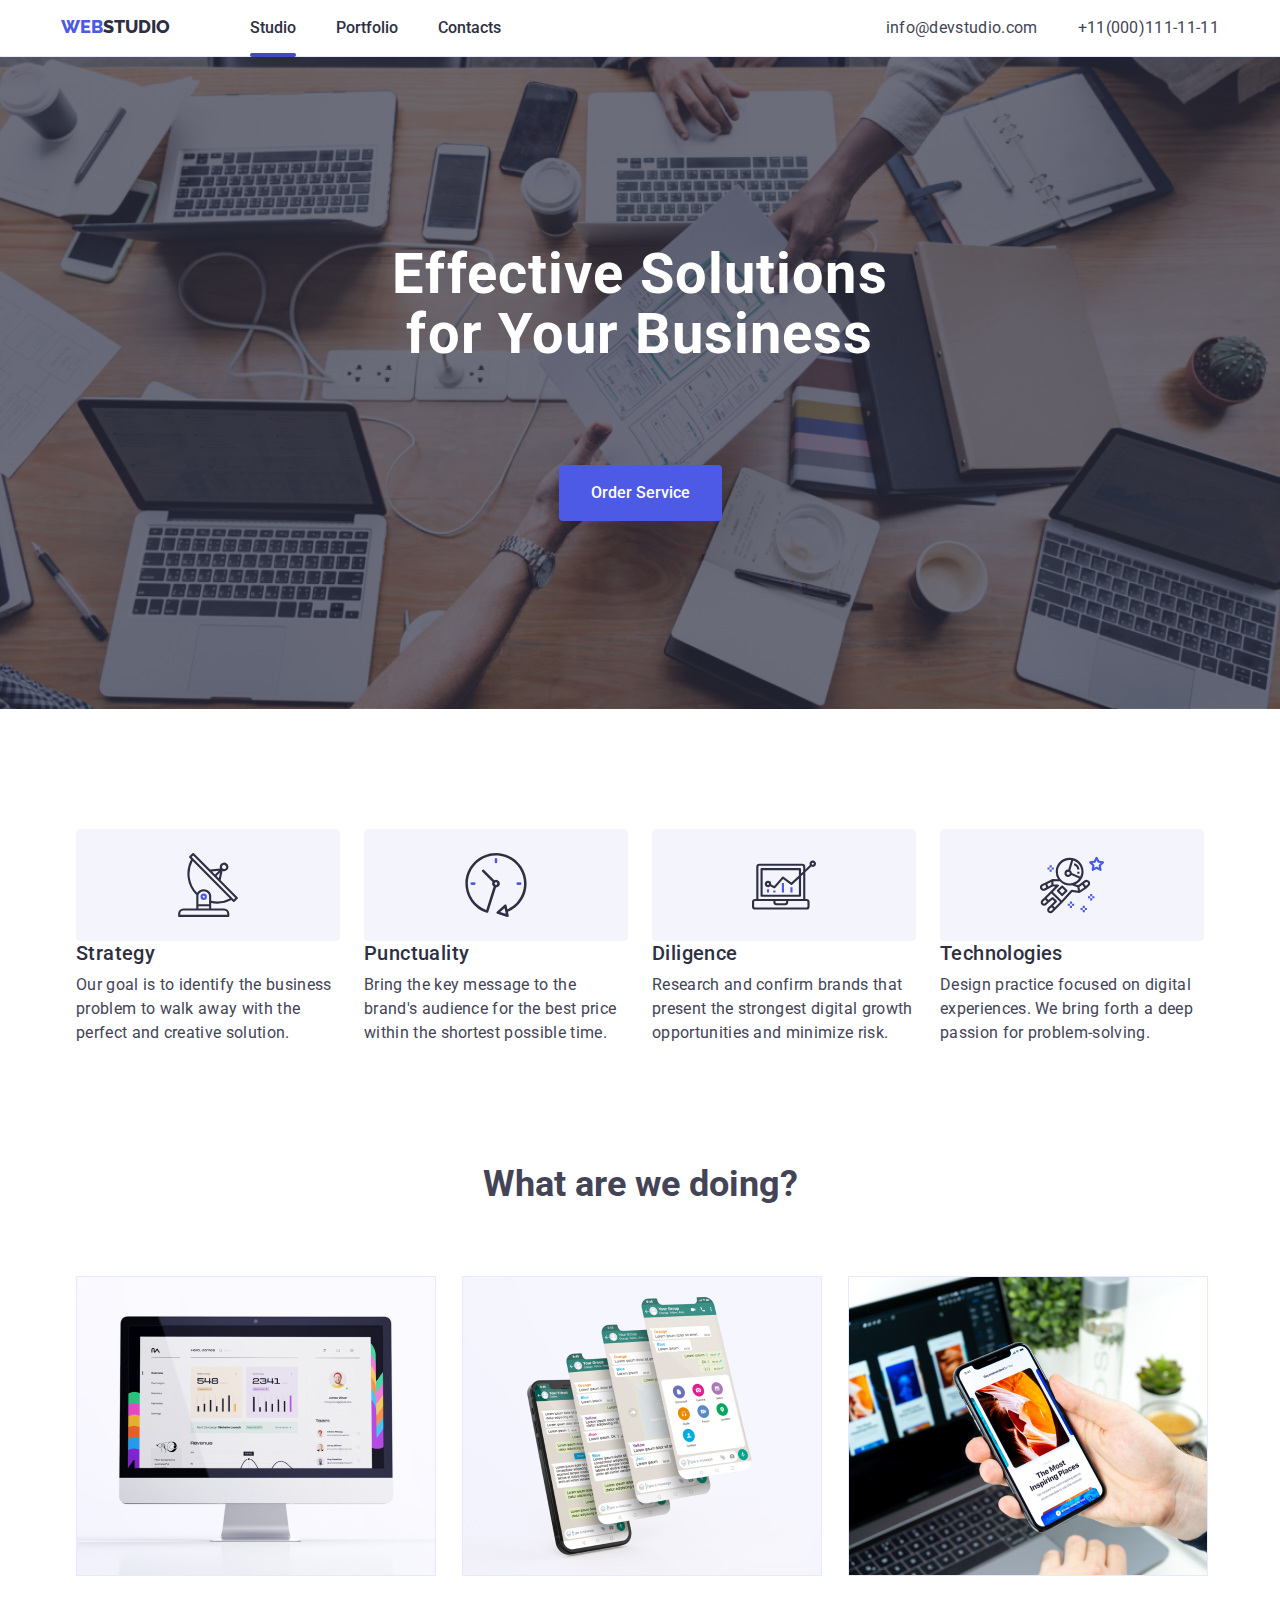
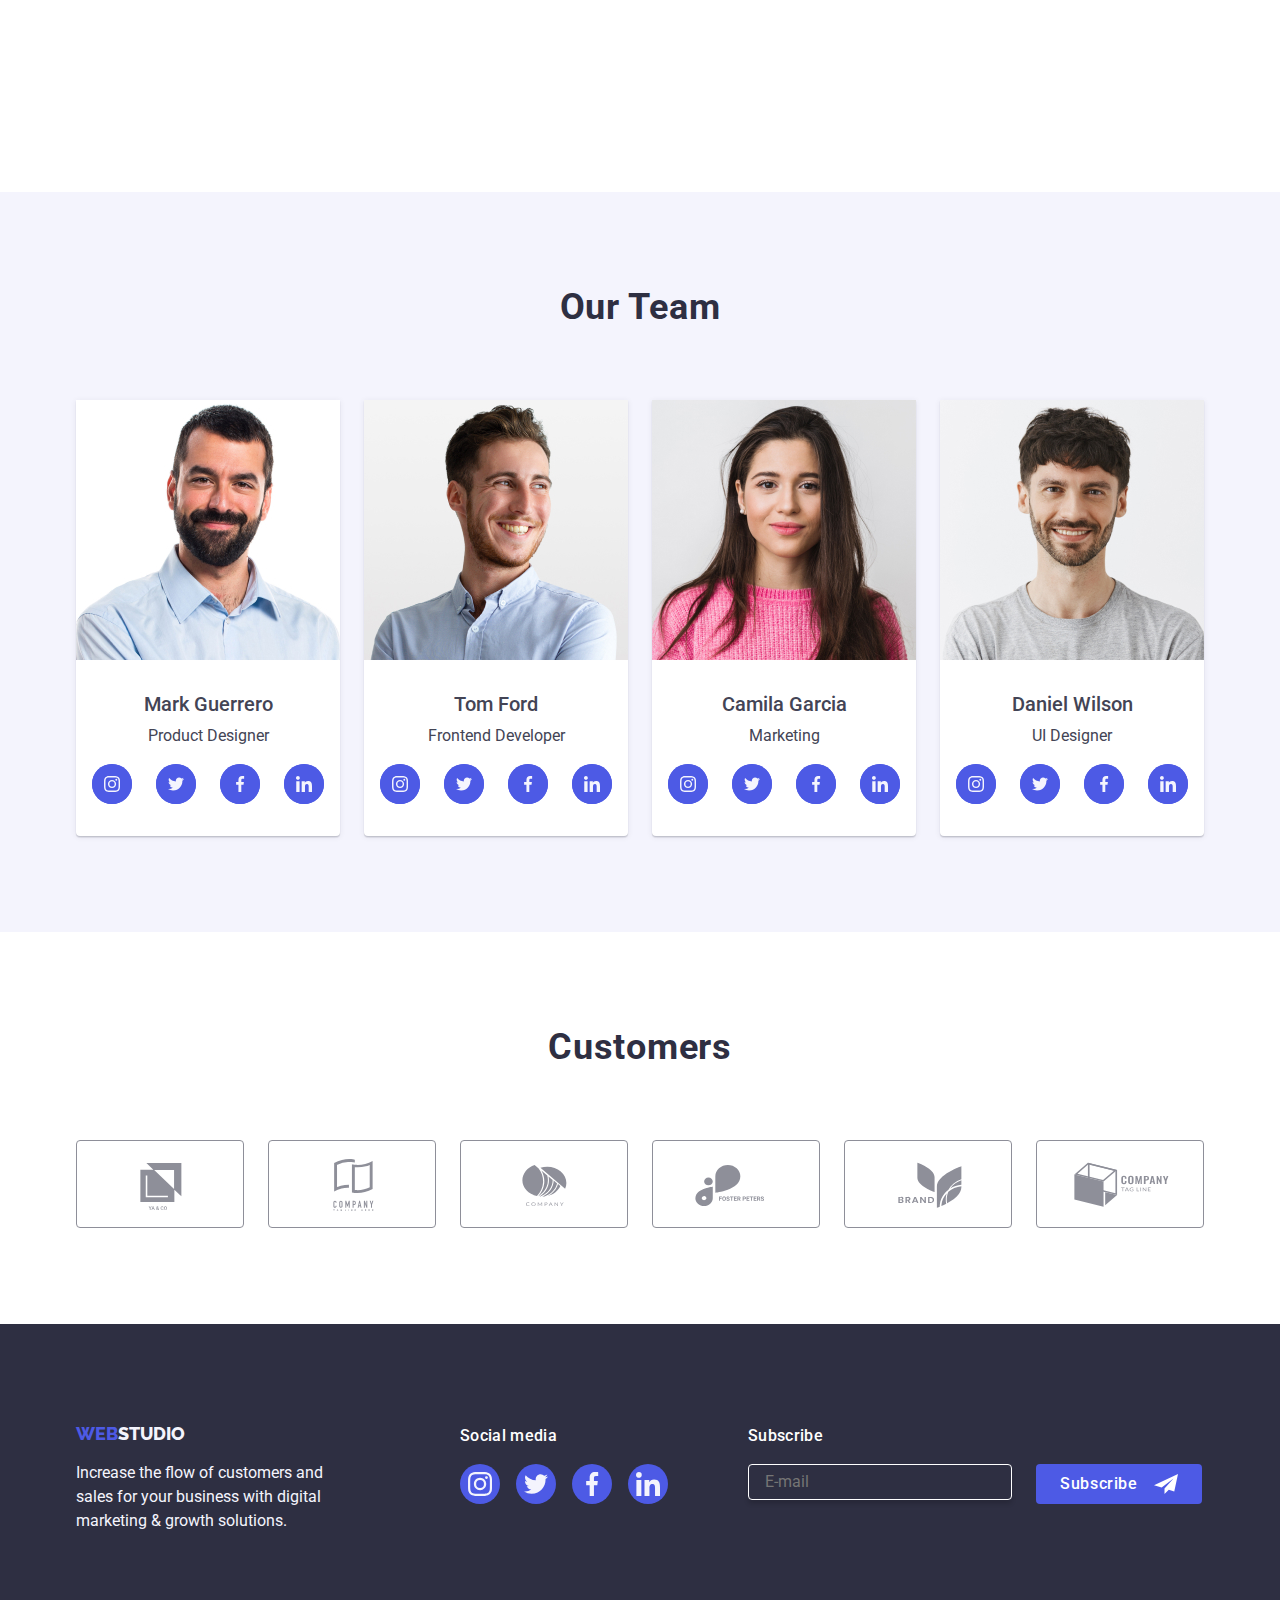
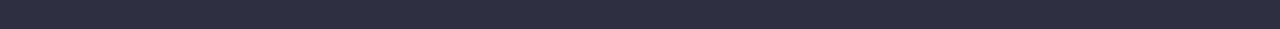
<file: index.html>
<!DOCTYPE html>
<html lang="en">
  <head>
    <meta charset="UTF-8" />
    <meta name="viewport" content="width=device-width, initial-scale=1.0" />
    <title>Web Studio</title>
    <link
      rel="stylesheet"
      href="https://cdnjs.cloudflare.com/ajax/libs/modern-normalize/2.0.0/modern-normalize.min.css"
    />
    <link rel="stylesheet" href="./css/styles.css" />
    <link rel="stylesheet" href="./css/media.css" />
    <link rel="preconnect" href="https://fonts.googleapis.com" />
    <link rel="preconnect" href="https://fonts.gstatic.com" crossorigin />
    <link
      href="https://fonts.googleapis.com/css2?family=Raleway:ital,wght@0,100;0,200;0,300;0,400;0,500;0,600;0,700;0,800;0,900;1,100;1,200;1,300;1,400;1,500;1,600;1,700;1,800;1,900&family=Roboto:ital,wght@0,100;0,300;0,400;0,500;0,700;0,900;1,100;1,300;1,400;1,500;1,700;1,900&display=swap"
      rel="stylesheet"
    />
  </head>
  <body>
    <header class="page-header">
      <div class="container header-wrapper">
        <nav>
          <a class="header-logo" href="./index.html"
            ><span class="logo-web">Web</span>Studio</a
          >
          <menu class="menu">
            <li><a class="nav-active" href="">Studio</a></li>
            <li><a href="./portfolio.html">Portfolio</a></li>
            <li><a href="">Contacts</a></li>
          </menu>
        </nav>
        <address class="contacts-links">
          <ul class="contacts">
            <li>
              <a class="contact-item" href="mailto:info@devstudio.com"
                >info@devstudio.com</a
              >
            </li>
            <li>
              <a class="contact-item" href="tel:+110001111111"
                >+11(000)111-11-11</a
              >
            </li>
          </ul>
        </address>
        <button type="button" class="menu-button js-open-menu">
          <svg class="burger-menu-icon" width="32" height="22">
            <use href="./images/icons.svg#icon-menu-mobile"></use>
          </svg>
        </button>
        <div class="menu-container js-menu-container">
          <div>
            <button
              type="button"
              class="js-close-menu modal-close-btn close-btn-bg"
            >
              <svg class="close-btn-icon" width="24" height="24">
                <use href="./images/icons.svg#icon-close"></use>
              </svg>
            </button>
            <nav class="mob-navigation">
              <ul class="mob-menu-list list">
                <li class="mob-menu-item">
                  <a class="mob-menu-link link current-1" href="./index.html"
                    >Studio</a
                  >
                </li>
                <li class="mob-menu-item">
                  <a class="mob-menu-link link" href="./portfolio.html"
                    >Portfolio</a
                  >
                </li>
                <li class="mob-menu-item">
                  <a class="mob-menu-link link" href="#">Contacts</a>
                </li>
              </ul>
            </nav>
          </div>
          <div class="mob-adresess">
            <address class="mob-address-contact">
              <ul class="mob-address-list list">
                <li class="mob-address-item number-item">
                  <a
                    class="mob-address-link link number"
                    href="tel:+110001111111"
                    >+11 (000) 111-11-11</a
                  >
                </li>
                <li class="mob-address-item">
                  <a
                    class="mob-address-link link email"
                    href="mailto:info@devstudio.com"
                    >info@devstudio.com</a
                  >
                </li>
              </ul>
            </address>
            <ul class="mob-socials-list list">
              <li class="mob-socials-item">
                <a
                  class="mob-socials-link link"
                  href=""
                  target="_blank"
                  rel="noopener noreferrer"
                >
                  <svg class="mob-socials-icon" width="24" height="24">
                    <use href="./images/icons.svg#icon-instagram-2"></use>
                  </svg>
                </a>
              </li>
              <li class="mob-socials-item">
                <a
                  class="mob-socials-link link"
                  href=""
                  target="_blank"
                  rel="noopener noreferrer"
                >
                  <svg class="mob-socials-icon" width="24" height="24">
                    <use href="./images/icons.svg#icon-twitter-1"></use>
                  </svg>
                </a>
              </li>
              <li class="mob-socials-item">
                <a
                  class="mob-socials-link link"
                  href=""
                  target="_blank"
                  rel="noopener noreferrer"
                >
                  <svg class="mob-socials-icon" width="24" height="24">
                    <use href="./images/icons.svg#icon-facebook-1"></use>
                  </svg>
                </a>
              </li>
              <li class="mob-socials-item">
                <a
                  class="mob-socials-link link"
                  href=""
                  target="_blank"
                  rel="noopener noreferrer"
                >
                  <svg class="mob-socials-icon" width="24" height="24">
                    <use href="./images/icons.svg#icon-linkedin-1"></use>
                  </svg>
                </a>
              </li>
            </ul>
          </div>
        </div>
      </div>
    </header>
    <main>
      <section class="section container section-index">
        <h1>Effective Solutions for Your Business</h1>

        <button class="button-index" type="button" data-modal-open>
          Order Service
        </button>
      </section>
      <section class="section advantages">
        <div class="container">
          <ul class="advantages-list">
            <li class="advantage-item">
              <div class="advantages-svg">
                <svg class="section-one-icon" width="64" height="64">
                  <use href="./images/icons.svg#icon-antenna-1"></use>
                </svg>
              </div>
              <h2>Strategy</h2>
              <p>
                Our goal is to identify the business problem to walk away with
                the perfect and creative solution.
              </p>
            </li>
            <li class="advantage-item">
              <div class="advantages-svg">
                <svg class="section-one-icon" width="64" height="64">
                  <use href="./images/icons.svg#icon-clock-1"></use>
                </svg>
              </div>
              <h2>Punctuality</h2>
              <p>
                Bring the key message to the brand's audience for the best price
                within the shortest possible time.
              </p>
            </li>
            <li class="advantage-item">
              <div class="advantages-svg">
                <svg class="section-one-icon" width="64" height="64">
                  <use href="./images/icons.svg#icon-diagram-1"></use>
                </svg>
              </div>
              <h2>Diligence</h2>
              <p>
                Research and confirm brands that present the strongest digital
                growth opportunities and minimize risk.
              </p>
            </li>
            <li class="advantage-item">
              <div class="advantages-svg">
                <svg class="section-one-icon" width="64" height="64">
                  <use href="./images/icons.svg#icon-astronaut-1"></use>
                </svg>
              </div>
              <h2>Technologies</h2>
              <p>
                Design practice focused on digital experiences. We bring forth a
                deep passion for problem-solving.
              </p>
            </li>
          </ul>
        </div>
      </section>
      <section class="description">
        <div class="section container section-two-wrapper">
          <h2 class="section-two-title">What are we doing?</h2>
          <ul class="description-list">
            <li>
              <img
                src="images/image1.jpg"
                alt="Computer displaying statistics"
                width="360"
                height="300"
              />
            </li>
            <li>
              <img
                src="images/image2.jpg"
                alt="On the phone,WhatsApp is open in four layers"
                width="360"
                height="300"
              />
            </li>
            <li>
              <img
                src="images/image3.jpg"
                alt="A hand is holding a phone, with laptop in the background running a work application"
                width="360"
                height="300"
              />
            </li>
          </ul>
        </div>
      </section>
      <section class="section section-team">
        <div class="container section-team-wrapper">
          <h2 class="section-team-title">Our Team</h2>
          <ul class="team-list">
            <li>
              <figure class="team-item">
                <img
                  srcset="./images/dude1-x1.jpg 1x, ./images/dude1-x2.jpg 2x"
                  src="./images/dude1.jpg"
                  alt="A bearded man in a light-colored shirt"
                  width="264"
                  height="260"
                />
                <figcaption>
                  <h3>Mark Guerrero</h3>
                  <p>Product Designer</p>
                  <ul class="section-team-socials">
                    <li class="social-item">
                      <a class="social-link">
                        <svg class="social-icon" width="16" height="16">
                          <use href="./images/icons.svg#icon-instagram-2"></use>
                        </svg>
                      </a>
                    </li>
                    <li class="social-item">
                      <a class="social-link">
                        <svg class="social-icon" width="16" height="16">
                          <use href="./images/icons.svg#icon-twitter-1"></use>
                        </svg>
                      </a>
                    </li>
                    <li class="social-item">
                      <a class="social-link">
                        <svg class="social-icon" width="16" height="16">
                          <use href="./images/icons.svg#icon-facebook-1"></use>
                        </svg>
                      </a>
                    </li>
                    <li class="social-item">
                      <a class="social-link">
                        <svg class="social-icon" width="16" height="16">
                          <use href="./images/icons.svg#icon-linkedin-1"></use>
                        </svg>
                      </a>
                    </li>
                  </ul>
                </figcaption>
              </figure>
            </li>
            <li>
              <figure class="team-item">
                <img
                  srcset="./images/dude2-x1.jpg 1x, ./images/dude2-x2.jpg 2x"
                  src="images/dude2.jpg"
                  alt="A man with neatly styled hair in a blue shirt, is looking to the side"
                  width="264"
                  height="260"
                />
                <figcaption>
                  <h3>Tom Ford</h3>
                  <p>Frontend Developer</p>
                  <ul class="section-team-socials">
                    <li class="social-item">
                      <a class="social-link">
                        <svg class="social-icon" width="16" height="16">
                          <use href="./images/icons.svg#icon-instagram-2"></use>
                        </svg>
                      </a>
                    </li>
                    <li class="social-item">
                      <a class="social-link">
                        <svg class="social-icon" width="16" height="16">
                          <use href="./images/icons.svg#icon-twitter-1"></use>
                        </svg>
                      </a>
                    </li>
                    <li class="social-item">
                      <a class="social-link">
                        <svg class="social-icon" width="16" height="16">
                          <use href="./images/icons.svg#icon-facebook-1"></use>
                        </svg>
                      </a>
                    </li>
                    <li class="social-item">
                      <a class="social-link">
                        <svg class="social-icon" width="16" height="16">
                          <use href="./images/icons.svg#icon-linkedin-1"></use>
                        </svg>
                      </a>
                    </li>
                  </ul>
                </figcaption>
              </figure>
            </li>
            <li>
              <figure class="team-item">
                <img
                  srcset="./images/dude3-x1.jpg 1x, ./images/dude3-x2.jpg 2x"
                  src="images/dude3.jpg"
                  alt="A girl with dark hair in a pink sweater"
                  width="264"
                  height="260"
                />
                <figcaption>
                  <h3>Camila Garcia</h3>
                  <p>Marketing</p>
                  <ul class="section-team-socials">
                    <li class="social-item">
                      <a class="social-link">
                        <svg class="social-icon" width="16" height="16">
                          <use href="./images/icons.svg#icon-instagram-2"></use>
                        </svg>
                      </a>
                    </li>
                    <li class="social-item">
                      <a class="social-link">
                        <svg class="social-icon" width="16" height="16">
                          <use href="./images/icons.svg#icon-twitter-1"></use>
                        </svg>
                      </a>
                    </li>
                    <li class="social-item">
                      <a class="social-link">
                        <svg class="social-icon" width="16" height="16">
                          <use href="./images/icons.svg#icon-facebook-1"></use>
                        </svg>
                      </a>
                    </li>
                    <li class="social-item">
                      <a class="social-link">
                        <svg class="social-icon" width="16" height="16">
                          <use href="./images/icons.svg#icon-linkedin-1"></use>
                        </svg>
                      </a>
                    </li>
                  </ul>
                </figcaption>
              </figure>
            </li>
            <li>
              <figure class="team-item">
                <img
                  srcset="./images/dude4-x1.jpg 1x, ./images/dude4-x2.jpg 2x"
                  src="images/dude4.jpg"
                  alt="A bearded guy in a grey T-shirt"
                  width="264"
                  height="260"
                />
                <figcaption>
                  <h3>Daniel Wilson</h3>
                  <p>UI Designer</p>
                  <ul class="section-team-socials">
                    <li class="social-item">
                      <a class="social-link">
                        <svg class="social-icon" width="16" height="16">
                          <use href="./images/icons.svg#icon-instagram-2"></use>
                        </svg>
                      </a>
                    </li>
                    <li class="social-item">
                      <a class="social-link">
                        <svg class="social-icon" width="16" height="16">
                          <use href="./images/icons.svg#icon-twitter-1"></use>
                        </svg>
                      </a>
                    </li>
                    <li class="social-item">
                      <a class="social-link">
                        <svg class="social-icon" width="16" height="16">
                          <use href="./images/icons.svg#icon-facebook-1"></use>
                        </svg>
                      </a>
                    </li>
                    <li class="social-item">
                      <a class="social-link">
                        <svg class="social-icon" width="16" height="16">
                          <use href="./images/icons.svg#icon-linkedin-1"></use>
                        </svg>
                      </a>
                    </li>
                  </ul>
                </figcaption>
              </figure>
            </li>
          </ul>
        </div>
      </section>
      <section class="section">
        <div class="container">
          <h2 class="index-customers">Customers</h2>
          <ul class="customers-list">
            <li class="customers-item">
              <a class="customers-link">
                <svg class="customers-svg" width="104" height="56">
                  <use href="./images/icons.svg#icon-customer1"></use>
                </svg>
              </a>
            </li>
            <li class="customers-item">
              <a class="customers-link">
                <svg class="customers-svg" width="104" height="56">
                  <use href="./images/icons.svg#icon-customer2"></use>
                </svg>
              </a>
            </li>
            <li class="customers-item">
              <a class="customers-link">
                <svg class="customers-svg" width="104" height="56">
                  <use href="./images/icons.svg#icon-customer3"></use>
                </svg>
              </a>
            </li>
            <li class="customers-item">
              <a class="customers-link">
                <svg class="customers-svg" width="104" height="56">
                  <use href="./images/icons.svg#icon-customer4"></use>
                </svg>
              </a>
            </li>
            <li class="customers-item">
              <a class="customers-link">
                <svg class="customers-svg" width="104" height="56">
                  <use href="./images/icons.svg#icon-customer5"></use>
                </svg>
              </a>
            </li>
            <li class="customers-item">
              <a class="customers-link">
                <svg class="customers-svg" width="104" height="56">
                  <use href="./images/icons.svg#icon-customer6"></use>
                </svg>
              </a>
            </li>
          </ul>
        </div>
      </section>
    </main>
    <footer class="footer">
      <div class="container footer-wrapper">
        <div class="container-footer-logo">
          <a class="footer-logo" href="./index.html"
            ><span class="logo-web">Web</span>Studio</a
          >
          <p>
            Increase the flow of customers and sales for your business with
            digital marketing & growth solutions.
          </p>
        </div>
        <div class="footer-social">
          <p class="footer-social-title">Social media</p>
          <ul class="footer-social-list">
            <li class="footer-social-item">
              <a class="footer-social-link">
                <svg class="footer-social-icon" width="24" height="24">
                  <use href="./images/icons.svg#icon-instagram-2"></use>
                </svg>
              </a>
            </li>
            <li class="footer-social-item">
              <a class="footer-social-link">
                <svg class="footer-social-icon" width="24" height="24">
                  <use href="./images/icons.svg#icon-twitter-1"></use>
                </svg>
              </a>
            </li>
            <li class="footer-social-item">
              <a class="footer-social-link">
                <svg class="footer-social-icon" width="24" height="24">
                  <use href="./images/icons.svg#icon-facebook-1"></use>
                </svg>
              </a>
            </li>
            <li class="footer-social-item">
              <a class="footer-social-link">
                <svg class="footer-social-icon" width="24" height="24">
                  <use href="./images/icons.svg#icon-linkedin-1"></use>
                </svg>
              </a>
            </li>
          </ul>
        </div>
        <div class="subscribe-footer">
          <p class="subscribe-text">Subscribe</p>
          <form class="subscribe-form" action="#">
            <label class="subscribe-label">
              <input
                class="footer-input"
                type="email"
                placeholder="E-mail"
                id="subscribe-email"
                name="subscribe-email"
                required
              />
            </label>
            <button class="subscribe-button" type="submit">
              Subscribe<svg class="subscribe-icon" width="24" height="24">
                <use href="./images/icons.svg#icon-subscribe"></use>
              </svg>
            </button>
          </form>
        </div>
      </div>
    </footer>
    <div class="backdrop is-hidden" data-modal>
      <div class="modal">
        <button type="button" class="modal-close-btn" data-modal-close>
          <svg class="close-btn-icon" width="24" height="24">
            <use href="./images/icons.svg#icon-close"></use>
          </svg>
        </button>
        <p class="modal-title">Leave your contacts and we will call you back</p>
        <form class="modal-form">
          <div class="modal-field">
            <label for="user-name" class="modal-label">Name</label>
            <div class="modal-input-wrap">
              <input
                type="text"
                class="modal-input"
                name="user-name"
                id="user-name"
                required
              />
              <svg class="modal-icon" width="18" height="18">
                <use href="./images/icons.svg#icon-person-black"></use>
              </svg>
            </div>
          </div>

          <div class="modal-field">
            <label for="user-tel" class="modal-label">Phone</label>
            <div class="modal-input-wrap">
              <input
                type="tel"
                class="modal-input"
                name="user-tel"
                id="user-tel"
                required
              />
              <svg class="modal-icon" width="18" height="24">
                <use href="./images/icons.svg#icon-phone-black"></use>
              </svg>
            </div>
          </div>

          <div class="modal-field">
            <label for="user-email" class="modal-label">Email</label>
            <div class="modal-input-wrap">
              <input
                type="email"
                class="modal-input"
                name="user-email"
                id="user-email"
                required
              />
              <svg class="modal-icon" width="18" height="24">
                <use href="./images/icons.svg#icon-email-black"></use>
              </svg>
            </div>
          </div>

          <div class="modal-field-comment">
            <label for="user-comment" class="modal-label">Comment</label>
            <textarea
              name="user-comment"
              id="user-comment"
              class="modal-comment"
              placeholder="Text input"
            ></textarea>
          </div>

          <div class="modal-field-checkbox">
            <input
              type="checkbox"
              id="user-privacy"
              name="user-privacy"
              value="true"
              class="modal-check visually-hidden"
            />
            <label for="user-privacy" class="modal-check-text">
              <span class="modal-field-span">
                <svg class="check-icon" width="10" height="8">
                  <use href="./images/icons.svg#icon-checkbox-click"></use>
                </svg>
              </span>
              I accept the terms and conditions of the
              <a href="" class="modal-check-link">Privacy Policy</a></label
            >
          </div>
          <button class="send-modal-btn" type="submit">Send</button>
        </form>
      </div>
    </div>
    <script src="./js/modal.js"></script>
    <script src="./js/mobile-menu.js"></script>
  </body>
</html>
</file>
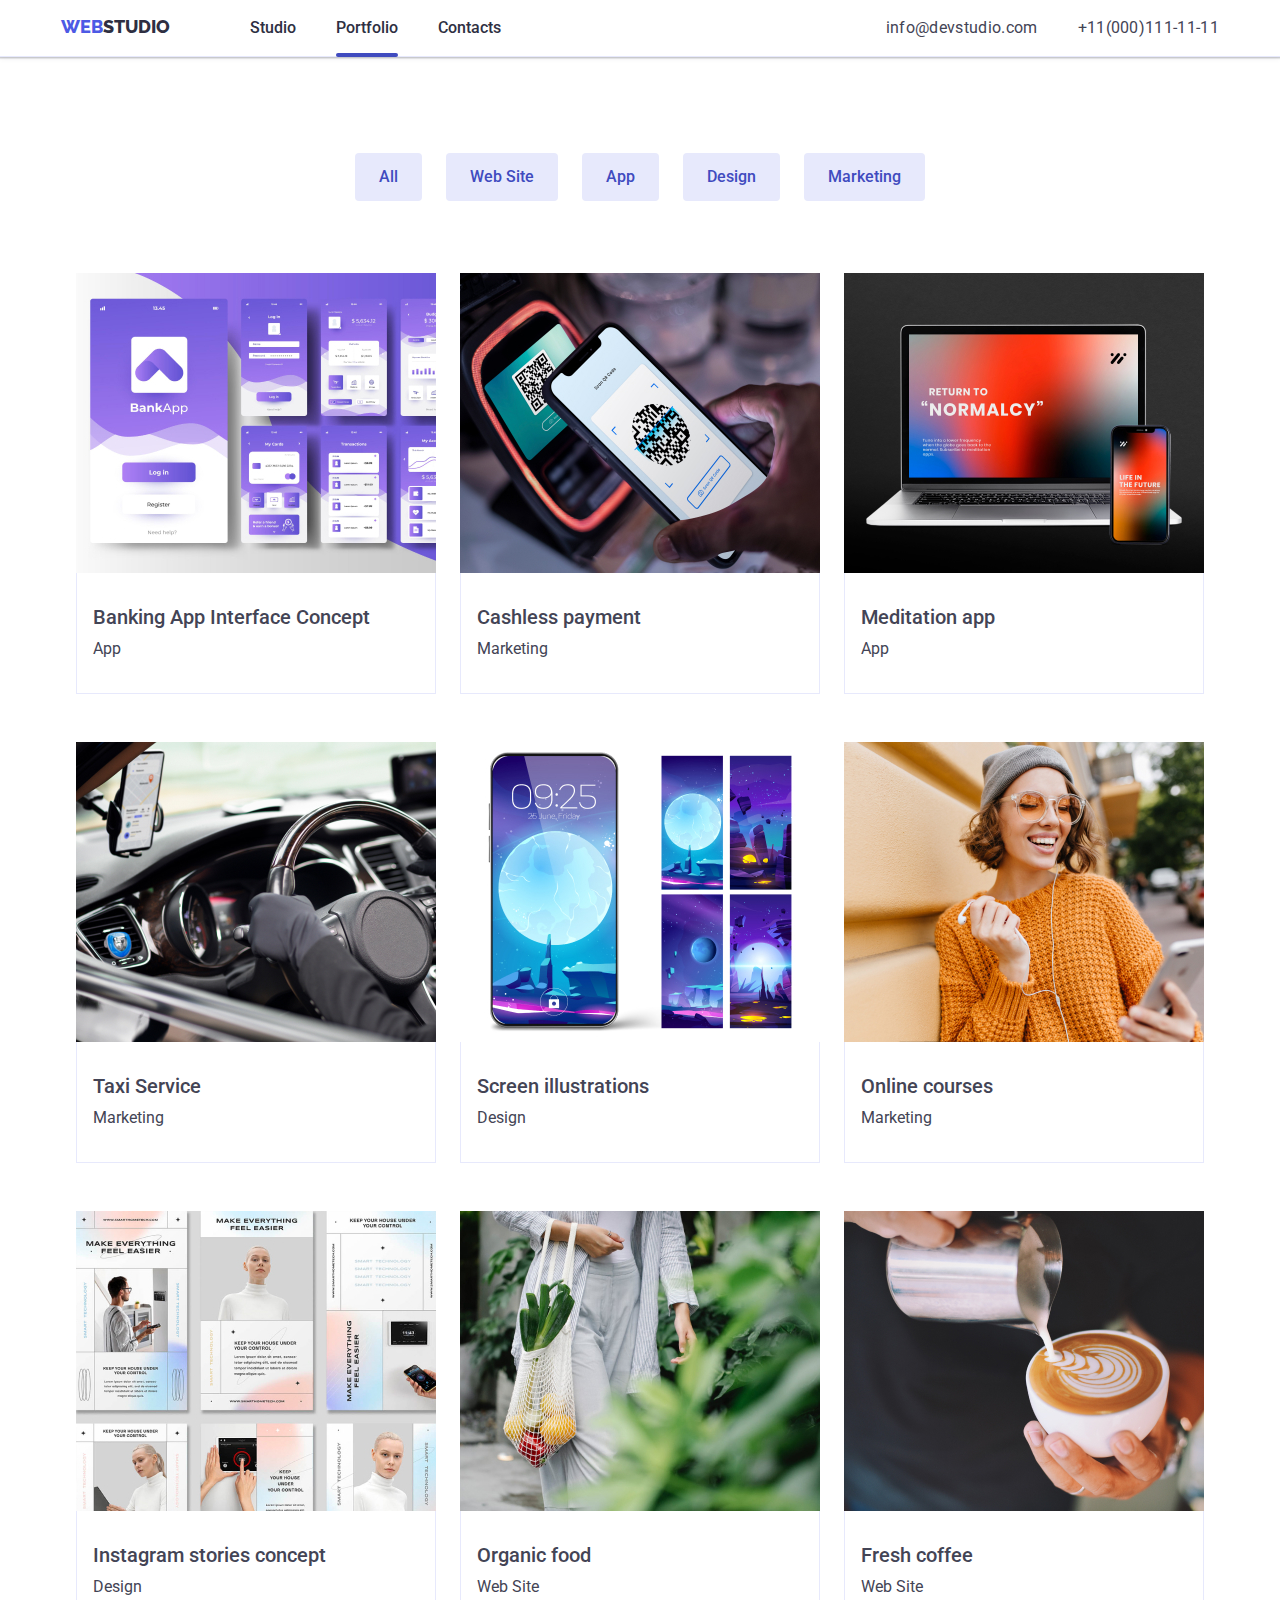
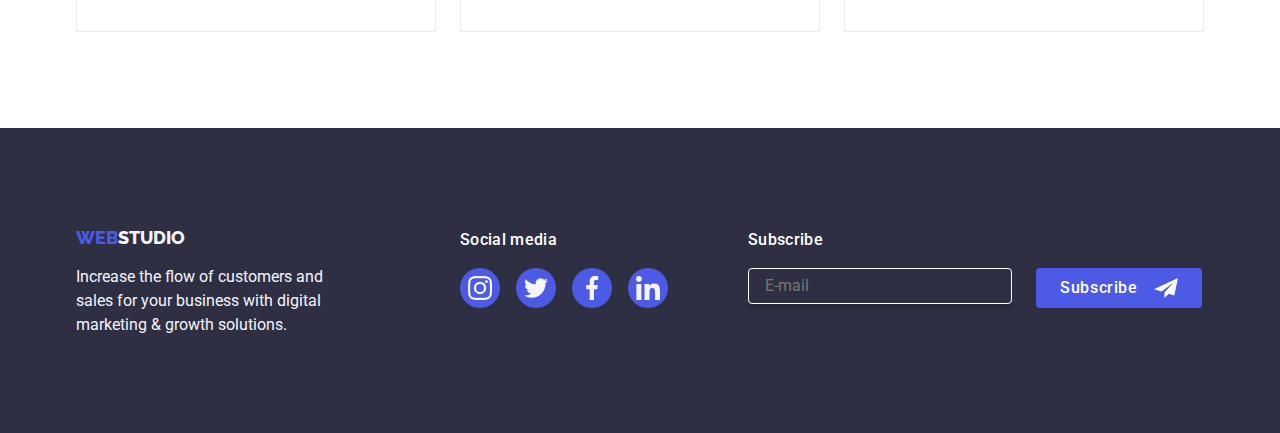
<file: portfolio.html>
<!DOCTYPE html>
<html lang="en">
  <head>
    <meta charset="UTF-8" />
    <meta name="viewport" content="width=device-width, initial-scale=1.0" />
    <title>Web Studio</title>
    <link rel="stylesheet" href="https://cdnjs.cloudflare.com/ajax/libs/modern-normalize/2.0.0/modern-normalize.min.css">
    <link rel="stylesheet" href="./css/styles.css" />
    <link rel="stylesheet" href="./css/media.css"/>
    <link rel="preconnect" href="https://fonts.googleapis.com">
    <link rel="preconnect" href="https://fonts.gstatic.com" crossorigin>
    <link href="https://fonts.googleapis.com/css2?family=Raleway:ital,wght@0,100;0,200;0,300;0,400;0,500;0,600;0,700;0,800;0,900;1,100;1,200;1,300;1,400;1,500;1,600;1,700;1,800;1,900&family=Roboto:ital,wght@0,100;0,300;0,400;0,500;0,700;0,900;1,100;1,300;1,400;1,500;1,700;1,900&display=swap" rel="stylesheet">
  </head>
    <header class="page-header">
      <div class="container header-wrapper">
      <nav>
        <a class="header-logo" href="./index.html"
          ><span class="logo-web">Web</span>Studio</a
        >
        <menu class="menu">
          <li><a href="./index.html">Studio</a></li>
          <li><a class="nav-active" href="./portfolio.html">Portfolio</a></li>
          <li><a href="">Contacts</a></li>
        </menu>
      </nav>
      <div class="contacts-links">
      <ul class="contacts">
        <li>
          <a class="contact-item" href="mailto:info@devstudio.com">info@devstudio.com</a>
        </li>
        <li>
          <a class="contact-item" href="tel:+110001111111">+11(000)111-11-11</a>
        </li>
      </ul>
      </div>
    </div>
    </header>
    <main>
      <section>
        <div class="section container portfolio-buttons">
        <ul class="portfolio-buttons-list">
          <li>
            <button type="button" class="button">All</button>
          </li>
          <li>
            <button type="button" class="button">Web Site</button>
          </li>
          <li>
            <button type="button" class="button">App</button>
          </li>
          <li>
            <button type="button" class="button">Design</button>
          </li>
          <li>
            <button type="button" class="button">Marketing</button>
          </li>
        </ul>
        </div>
      </section>
      <section class="section section-portfolio">
        <div class="container portfolio-list">
        <ul class="portfolio-items-list">
          <li class="portfoliio-item">
            <a href="#" class="portfolio-link">
              <div class="portfolio-card">
              <img
                src="./images/portfolio1.jpg"
                alt="Bank app in white and purple colors."
                width="360"
                height="300"
              />
              <p class="card-discription">14 Stylish and User-Friendly App Design Concepts · Task Manager App · Calorie Tracker App · Exotic Fruit Ecommerce App · Cloud Storage App</p>
              </div>
              <div class="portfolio-tab">
                <h3 class="tabs-title">Banking App Interface Concept</h3>
                <p class="tabs-text">App</p>
              </div>
            </a>
          </li>
          <li class="item">
            <a href="#" class="portfolio-link">
              <div class="portfolio-card">
              <img
                src="./images/portfolio2.jpg"
                alt="A person pays using a terminal with a QR code."
                width="360"
                height="300"
              />
              <p class="card-discription">14 Stylish and User-Friendly App Design Concepts · Task Manager App · Calorie Tracker App · Exotic Fruit Ecommerce App · Cloud Storage App</p>
              </div>
              <div class="portfolio-tab">
                <h3 class="tabs-title">Cashless payment</h3>
                <p class="tabs-text">Marketing</p>
              </div>
            </a>
          </li>
          <li class="item">
            <a href="#" class="portfolio-link">
              <div class="portfolio-card">
              <img
                src="./images/portfolio3.jpg"
                alt="An app for meditation on the phone and the laptop."
                width="360"
                height="300"
              />
              <p class="card-discription">14 Stylish and User-Friendly App Design Concepts · Task Manager App · Calorie Tracker App · Exotic Fruit Ecommerce App · Cloud Storage App</p>
              </div>
              <div class="portfolio-tab">
                <h3 class="tabs-title">Meditation app</h3>
                <p class="tabs-text">App</p>
              </div>
            </a>
          </li>
          <li class="item">
            <a href="#" class="portfolio-link">
              <div class="portfolio-card">
              <img
                src="./images/portfolio4.jpg"
                alt="The hands are holding  the car's steering wheel, and there's a phone mounted on the windshield"
                width="360"
                height="300"
              />
              <p class="card-discription">14 Stylish and User-Friendly App Design Concepts · Task Manager App · Calorie Tracker App · Exotic Fruit Ecommerce App · Cloud Storage App</p>
              </div>
              <div class="portfolio-tab">
                <h3 class="tabs-title">Taxi Service</h3>
                <p class="tabs-text">Marketing</p>
              </div>
            </a>
          </li>
          <li class="item">
            <a href="#" class="portfolio-link">
              <div class="portfolio-card">
              <img
                src="./images/portfolio5.jpg"
                alt="Design of phone wallpapers with various variations"
                width="360"
                height="300"
              />
              <p class="card-discription">14 Stylish and User-Friendly App Design Concepts · Task Manager App · Calorie Tracker App · Exotic Fruit Ecommerce App · Cloud Storage App</p>
              </div>
              <div class="portfolio-tab">
                <h3 class="tabs-title">Screen illustrations</h3>
                <p class="tabs-text">Design</p>
              </div>
            </a>
          </li>
          <li class="item">
            <a href="#" class="portfolio-link">
              <div class="portfolio-card">
              <img
                src="./images/portfolio6.jpg"
                alt="A girl in an orange sweater is smiling, holding a phone and wearing headphones."
                width="360"
                height="300"
              />
              <p class="card-discription">14 Stylish and User-Friendly App Design Concepts · Task Manager App · Calorie Tracker App · Exotic Fruit Ecommerce App · Cloud Storage App</p>
              </div>
              <div class="portfolio-tab">
                <h3 class="tabs-title">Online courses</h3>
                <p class="tabs-text">Marketing</p>
              </div>
            </a>
          </li>
          <li class="item">
            <a href="#" class="portfolio-link">
              <div class="portfolio-card">
              <img
                src="./images/portfolio7.jpg"
                alt="Concept of instagram stories"
                width="360"
                height="300"
              />
              <p class="card-discription">14 Stylish and User-Friendly App Design Concepts · Task Manager App · Calorie Tracker App · Exotic Fruit Ecommerce App · Cloud Storage App</p>
              </div>
              <div class="portfolio-tab">
                <h3 class="tabs-title">Instagram stories concept</h3>
                <p class="tabs-text">Design</p>
              </div>
            </a>
          </li>
          <li class="item">
            <a href="#" class="portfolio-link">
              <div class="portfolio-card">
              <img
                src="./images/portfolio8.jpg"
                alt="A women in light clothes is carrying a basket with vegetables and fruits"
                width="360"
                height="300"
              />
              <p class="card-discription">14 Stylish and User-Friendly App Design Concepts · Task Manager App · Calorie Tracker App · Exotic Fruit Ecommerce App · Cloud Storage App</p>
              </div>
              <div class="portfolio-tab">
                <h3 class="tabs-title">Organic food</h3>
                <p class="tabs-text">Web Site</p>
              </div>
            </a>
          </li>
          <li class="item"> 
            <a href="#" class="portfolio-link">
              <div class="portfolio-card">
              <img
                src="./images/portfolio9.jpg"
                alt="A barista is pouring coffee into a cup."
                width="360"
                height="300"
              />
              <p class="card-discription">14 Stylish and User-Friendly App Design Concepts · Task Manager App · Calorie Tracker App · Exotic Fruit Ecommerce App · Cloud Storage App</p>
              </div>
              <div class="portfolio-tab">
                <h3 class="tabs-title">Fresh coffee</h3>
                <p class="tabs-text">Web Site</p>
              </div>
            </a>
          </li>
        </ul>
        </div>
      </section>
    </main>
    <footer class="footer">
      <div class="container footer-wrapper">
        <div class="container-footer-logo">
          <a class="footer-logo" href="./index.html"
            ><span class="logo-web">Web</span>Studio</a
          >
          <p>
            Increase the flow of customers and sales for your business with
            digital marketing & growth solutions.
          </p>
        </div>
        <div class="footer-social">
          <p class="footer-social-title">Social media</p>
          <ul class="footer-social-list">
            <li class="footer-social-item">
              <a class="footer-social-link">
                <svg class="social-icon" width="24" height="24">
                  <use href="./images/icons.svg#icon-instagram-2"></use>
                </svg>
              </a>
            </li>
            <li class="footer-social-item">
              <a class="footer-social-link">
                <svg class="social-icon" width="24" height="24">
                  <use href="./images/icons.svg#icon-twitter-1"></use>
                </svg>
              </a>
            </li>
            <li class="footer-social-item">
              <a class="footer-social-link">
                <svg class="social-icon" width="24" height="24">
                  <use href="./images/icons.svg#icon-facebook-1"></use>
                </svg>
              </a>
            </li>
            <li class="footer-social-item">
              <a class="footer-social-link">
                <svg class="social-icon" width="24" height="24">
                  <use href="./images/icons.svg#icon-linkedin-1"></use>
                </svg>
              </a>
            </li>
          </ul>
        </div>
        <div class="subscribe-footer">
          <div>
            <p class="subscribe-text">Subscribe</p>
          <form class="subscribe-form" action="#">
          <label class="subscribe-label">
            <input class="footer-input" type="email" placeholder="E-mail" id="subscribe-email" name="subscribe-email" />
          </label>
            <button class="subscribe-button" type="submit">Subscribe<svg class="subscribe-icon" width="24" height="24">
              <use href="./images/icons.svg#icon-subscribe"></use>
            </svg></button>
          </form>
        </div>
      </div>
    </footer>
  </body>
</html>
</file>
<file: css/styles.css>
:root {
  --iris: #4d5ae5;
  --navyblue: #2e2f42;
  --slate: #434455;
  --ocean: #404bbf;
  --cloud: #f4f4fd;
  --cornflowers: #e7e9fc;
  --white: #fff;
  --lightslate: #8e8f99;
  --green: #31d0aa;
  --navymodal: rgba(46, 47, 66, 0.4);
}
* {
  padding: 0;
  margin: 0;
}
body {
  font-family: "Roboto", sans-serif;
  color: var(--slate);
}
.link {
  text-decoration: none;
}

.list {
  list-style-type: none;
}

ul,
ol {
  padding-left: 0;
  margin-top: 0;
  margin-bottom: 0;
}

.container {
  width: 100%;
  /* max-width: 1158px; */
  padding-left: 15px;
  padding-right: 15px;
  margin: 0 auto;
}

.visually-hidden {
  position: absolute;
  width: 1px;
  height: 1px;
  margin: -1px;
  border: 0;
  padding: 0;

  white-space: nowrap;
  clip-path: inset(100%);
  clip: rect(0 0 0 0);
  overflow: hidden;
}

/* --Header-- */

.page-header {
  border-bottom: 1px solid var(--cornflowers);
  background: var(--white);
  padding: 24px;
  box-shadow: 0px 1px 6px 0px rgba(46, 47, 66, 0.08),
    0px 1px 1px 0px rgba(46, 47, 66, 0.16),
    0px 2px 1px 0px rgba(46, 47, 66, 0.08);
}
.header-wrapper {
  display: flex;
  /* justify-content: space-between; */
  border-bottom: 1px solid var(--cornflower);
  background: var(--white);
  /* align-items: center; */
  padding: 0;
}
.menu {
  list-style-type: none;
  gap: 40px;
  display: none;
}
.menu > a {
  margin-right: 76px;
}
.nav-active {
  position: relative;
  display: flex;
  color: var(--iris);
}
.nav-active::after {
  content: "";
  position: absolute;
  bottom: -30px;
  width: 100%;
  height: 4px;
  background-color: var(--ocean);
  border-radius: 2px;
}

.section {
  /* padding-top: 120px;
  padding-bottom: 120px; */
  padding-top: 96px;
  padding-bottom: 96px;
}
.logo-web {
  font-family: "Raleway", serif;
  font-size: 18px;
  line-height: 1.1;
  text-decoration: none;
  text-transform: uppercase;
  font-weight: 800;
  color: var(--iris);
}
.header-logo {
  font-family: "Raleway", serif;
  font-size: 18px;
  line-height: 1.1;
  text-decoration: none;
  text-transform: uppercase;
  font-weight: 800;
  color: var(--navyblue);
  /* padding: 24px 0; */
}
.menu > li > a {
  font-weight: 500;
  font-size: 16px;
  line-height: 1.5;
  text-decoration: none;
  color: var(--navyblue);
}
.menu > li > a:hover,
.menu > li > a:focus {
  color: var(--ocean);
}
.contacts-links {
  display: none;
  list-style-type: none;
}
.contact-item {
  font-size: 16px;
  line-height: 1.5;
  text-decoration: none;
  color: var(--slate);
  letter-spacing: 0.02em;
}
.contacts > li > a:hover,
.contacts > li > a:focus {
  color: var(--ocean);
}
/*---------HEADER-MOBILE---------*/

.menu-button {
  border: none;
  background-color: transparent;
  display: block;
  margin-left: auto;
}
.burger-menu-icon {
  stroke: var(--navyblue);
}
.menu-container .modal-close-btn {
  background-color: transparent;
}
.modal-close-btn {
  position: absolute;
  width: 24px;
  height: 24px;
  top: 24px;
  right: 24px;
  border-radius: 50%;
  display: flex;
  align-items: center;
  justify-content: center;
  padding: 0;
  cursor: pointer;
  transition: background-color 250ms cubic-bezier(0.4, 0, 0.2, 1),
    border 250ms cubic-bezier(0.4, 0, 0.2, 1);
  background-color: #e7e9fc;
  border: 1px solid rgba(0, 0, 0, 0.1);
}
.modal-close-btn:hover {
  background-color: var(--iris);
  fill: var(--white);
  stroke: var(--white);
}
.menu-container {
  position: fixed;
  top: 0;
  left: 0;
  width: 100vw;
  height: 100vh;
  padding: 80px 40px 40px 40px;
  background-color: var(--white);
  z-index: 999;
  transform: translateX(100%);
  transition: transform 250ms ease-in-out;
  display: flex;
  flex-direction: column;
  justify-content: space-between;
  overflow: auto;
}

.menu-container.is-open {
  transform: translateX(0);
}
.mob-menu-item {
  margin-bottom: 40px;
}
.mob-menu-link {
  font-size: 36px;
  font-weight: 700;
  line-height: 1.1;
  letter-spacing: 0.02em;
  text-transform: capitalize;
  color: var(--navyblue);
}
.current-1 {
  position: relative;
  color: var(--ocean);
}
.number {
  font-size: 24px;
  font-weight: 700;
  line-height: 1.1;
  letter-spacing: 0.02em;
  text-transform: capitalize;
  color: var(--iris);
}
.email {
  font-size: 20px;
  font-weight: 500;
  font-style: normal;
  line-height: 1.2;
  letter-spacing: 0.02em;
  color: var(--lightslate);
}
.mob-address-contact {
  margin-bottom: 48px;
  font-style: normal;
}

.number-item {
  margin-bottom: 40px;
}

.mob-socials-list {
  display: flex;
  gap: 24px;
}

.mob-socials-item {
  display: flex;
  width: 40px;
  height: 40px;
  fill: var(--white);
  border-radius: 50%;
  background-color: var(--iris);
  transition: 250ms cubic-bezier(0.4, 0, 0.2, 1);
}

.mob-socials-link {
  width: 100%;
  height: 100%;
  display: flex;
  align-items: center;
  justify-content: center;
  background-color: var(--iris);
  border-radius: 50%;
  fill: var(--white);
  transition: background-color 250ms cubic-bezier(0.4, 0, 0.2, 1);
}

.mob-socials-icon {
  fill: var(--cloud);
}

/* ------------Main------------ */

.section-index {
  display: flex;
  flex-direction: column;
  max-width: 1440px;
  background-color: var(--navyblue);
  text-align: center;
  align-content: center;
  align-items: center;
  padding-top: 112px;
  padding-bottom: 112px;
  margin: 0 auto;
  background-image: linear-gradient(
      rgba(46, 47, 66, 0.7),
      rgba(46, 47, 66, 0.7)
    ),
    url(../images/office-1x-mob.jpg);
  background-repeat: no-repeat;
  background-position: center;
  background-size: cover;
}
@media (min-device-pixel-ratio: 2),
  (min-resolution: 192dpi),
  (min-resolution: 2dppx) {
  .hero {
    background-image: linear-gradient(
        rgba(46, 47, 66, 0.7),
        rgba(46, 47, 66, 0.7)
      ),
      url(./images/office-2x-mob.jpg);
  }
}

.section-index > h1 {
  color: var(--white);
  font-size: 36px;
  font-weight: 700;
  line-height: 1.1;
  letter-spacing: 0.02rem;
  text-align: center;
  max-width: 250px;
  align-items: center;
  margin: 0 auto;
  margin-bottom: 100px;
}
.button-index {
  display: inline-flex;
  padding: 16px 32px;
  align-items: flex-start;
  gap: 10px;
  font-family: "Roboto", sans-serif;
  font-weight: 500;
  font-size: 16px;
  line-height: 1.5;
  color: var(--white);
  background-color: var(--iris);
  cursor: pointer;
  border-radius: 4px;
  border-color: var(--iris);
  border: none;
}
.button-index:hover,
.button-index:focus {
  background-color: var(--ocean);
  box-shadow: 0px 4px 4px 0px rgba(0, 0, 0, 0.15);
}

/* SVG */

/* .advantages-svg {
  width: 264px;
  height: 112px;
  display: flex;
  align-items: center;
  justify-content: center;
  border-radius: 4px;
  background-color: var(--cloud);
} */
.section-one-icon {
  display: none;
  width: 64px;
  height: 64px;
}
.social-item {
  display: flex;
  justify-content: center;
  width: 40px;
  height: 40px;
  fill: var(--white);
  border-radius: 50%;
  background-color: var(--iris);
  transition: 250ms cubic-bezier(0.4, 0, 0.2, 1);
}
.social-link {
  width: 100%;
  height: 100%;
  display: flex;
  align-items: center;
  justify-content: center;
  background-color: var(--iris);
  border-radius: 50%;
  fill: var(--white);
  transition: background-color 250ms cubic-bezier(0.4, 0, 0.2, 1);
}
.social-link:hover,
.social-link:focus {
  background-color: var(--ocean);
  cursor: pointer;
}

/*------ADVANTAGES-------*/

.advantages-list > li > h2 {
  /* font-weight: 500;
  font-size: 36px;
  line-height: 1.2;
  margin: 0; */
  font-size: 36px;
  font-weight: 700;
  line-height: 1.1;
  letter-spacing: 0.02em;
  text-transform: capitalize;
  text-align: center;
  align-self: stretch;
  color: var(--navyblue);
  margin-bottom: 8px;
}
.advantages-list > li > p {
  /* font-size: 16px;
  line-height: 1.5;
  width: 264px;
  margin: 0; */
  font-size: 16px;
  font-weight: 500;
  line-height: 1.5;
  letter-spacing: 0.02em;
  color: var(--slate);
}
.advantages-list {
  display: flex;
  flex-wrap: wrap;
  list-style-type: none;
  gap: 72px;
  margin: auto;
}
.advantage-item {
  width: 100%;
}

.section-two-wrapper {
  padding-top: 0;
}
.description {
  padding-bottom: 120px;
  display: none;
}
.section-two-wrapper > ul > li {
  display: inline-flex;
  flex-direction: column;
  align-items: flex-start;
  max-width: 360px;
  padding-top: 72px;
  gap: 8px;
}
.section-two-title {
  font-weight: 700;
  font-size: 36px;
  line-height: 1.1;
  text-align: center;
  margin: 0;
}
.description-list {
  display: flex;
  flex-direction: row;
  list-style-type: none;
  gap: 26px;
  padding: 0;
  margin: auto;
}
.section-team-title {
  display: flex;
  align-items: center;
  justify-content: center;
  color: var(--navyblue);
  text-align: center;
  font-family: Roboto;
  font-size: 36px;
  font-style: normal;
  font-weight: 700;
  line-height: 1.1;
  letter-spacing: 0.72px;
  padding-bottom: 72px;
  text-transform: capitalize;
  margin: 0px;
}
.team-item {
  display: inline-flex;
  padding-bottom: 0px;
  flex-direction: column;
  align-items: center;
  gap: 32px;
  padding-bottom: 32px;
  border-radius: 0px 0px 4px 4px;
  background: var(--white, #fff);
  box-shadow: 0px 2px 1px 0px rgba(46, 47, 66, 0.08),
    0px 1px 1px 0px rgba(46, 47, 66, 0.16),
    0px 1px 6px 0px rgba(46, 47, 66, 0.08);
}
.team-item > figcaption {
  display: flex;
  width: 232px;
  flex-direction: column;
  justify-content: center;
  align-items: center;
  gap: 8px;
  margin: 0;
}
.section-team {
  background-color: var(--cloud);
}
.team-item > figcaption > h3 {
  font-weight: 500;
  font-size: 20px;
  line-height: 1.2;
  margin: 0px;
}
.team-item > figcaption > p {
  font-size: 16px;
  line-height: 1.5;
  margin: 0px;
}
.team-list {
  display: flex;
  flex-wrap: wrap;
  list-style-type: none;
  gap: 72px;
  justify-content: center;
}
.section-team-socials {
  display: flex;
  list-style-type: none;
  gap: 24px;
  align-items: center;
  justify-content: center;
  padding-top: 8px;
}

/*-------CUSTOMERS---------*/

.index-customers {
  color: var(--navyblue);
  text-align: center;
  font-family: Roboto;
  font-size: 36px;
  font-style: normal;
  font-weight: 700;
  line-height: 1.11;
  letter-spacing: 0.72px;
  text-transform: capitalize;
  margin-bottom: 72px;
}

.customers-list {
  display: flex;
  flex-wrap: wrap;
  gap: 72px 16px;
  list-style-type: none;
  align-items: center;
  justify-content: center;
}
.customers-item {
  /* width: calc((100% - 120px) / 6); */
  width: calc((100% - 16px) / 2);
  height: 88px;
}
.customers-link {
  display: flex;
  width: 100%;
  height: 100%;
  border-radius: 4px;
  border: 1px solid var(--lightslate);
  color: var(--lightslate);
  align-items: center;
  justify-content: center;
  transition: border-color 250ms cubic-bezier(0.4, 0, 0.2, 1),
    color 250ms cubic-bezier(0.4, 0, 0.2, 1);
}
.customers-link:hover,
.customers-link:focus {
  border-color: var(--ocean);
  color: var(--ocean);
  cursor: pointer;
}

.customers-svg {
  fill: currentColor;
}

.button {
  font-family: "Roboto", sans-serif;
  font-weight: 500;
  font-size: 16px;
  line-height: 1.5;
  border: 1px;
  background-color: var(--cornflowers);
  color: var(--ocean);
  cursor: pointer;
  border-radius: 4px;
}
.button:hover,
.button:focus {
  border: 1px;
  color: var(--white);
  background-color: var(--ocean);
  box-shadow: 0px 2px 2px 0px rgba(0, 0, 0, 0.12),
    0px 2px 1px 0px rgba(0, 0, 0, 0.08), 0px 3px 1px 0px rgba(0, 0, 0, 0.1);
}

/*--Portfolio--*/

.portfolio-buttons {
  padding-bottom: 0;
  padding-top: 96px;
}
.portfolio-buttons > ul {
  display: flex;
  justify-content: center;
  align-items: center;
  gap: 24px;
  list-style-type: none;
}
.portfolio-buttons > ul > li > button {
  display: flex;
  padding: 12px 24px;
  justify-content: center;
  align-items: center;
}
.portfolio-list > ul {
  display: flex;
  flex-wrap: wrap;
  gap: 48px 24px;
  list-style-type: none;
}
.portfolio-buttons-list {
  list-style-type: none;
}
.portfolio-items-list {
  list-style-type: none;
}
.portfolio-item {
  flex-basis: calc((100% - 48px) / 3);
}
.portfolio-card {
  position: relative;
  overflow: hidden;
}
.portfolio-card > img {
  display: block;
  width: 100%;
  height: 100;
  object-fit: cover;
}
.card-discription {
  font-size: 16px;
  font-style: normal;
  font-weight: 400;
  line-height: 1.5;
  letter-spacing: 0.32px;
  padding: 40px 32px 164px 32px;
  position: absolute;
  inset: 0;
  background-color: var(--iris);
  color: #fff;
  translate: 0 100% 0;
  transition: 250ms cubic-bezier(0.4, 0, 0.2, 1);
}
.portfolio-link:hover .card-discription {
  translate: 0;
}
.portfolio-link {
  display: block;
  width: 360px;
  border: 1px solid var(--cornflowers);
  color: inherit;
  text-decoration: none;
}
img {
  display: block;
}
.portfolio-tab {
  display: flex;
  flex-direction: column;
  justify-content: center;
  align-items: flex-start;
  gap: 8px;
  align-self: stretch;
  padding-bottom: 32px;
  border: 1px solid var(--cornflowers);
  border-top: none;
  padding: 32px 16px;
}
.tabs-title {
  font-weight: 500;
  font-size: 20px;
  line-height: 1.2;
}
.tabs-text {
  font-size: 16px;
  line-height: 1.5;
  margin: 0px;
}
.section-portfolio {
  padding-top: 72px;
}
.portfolio-link {
  border: 1px;
}
.portfolio-link:hover,
.portfolio-link:focus {
  box-shadow: 0px 2px 1px 0px rgba(46, 47, 66, 0.08),
    0px 1px 1px 0px rgba(46, 47, 66, 0.16),
    0px 1px 6px 0px rgba(46, 47, 66, 0.08);
}

/* --------Footer-------- */

.footer-wrapper {
  display: flex;
  flex-wrap: wrap;
  gap: 72px;
  padding-bottom: 96px;
}
.container-footer-logo {
  /* margin-right: 120px; */
  text-align: center;
}
.container-footer-logo > a {
  display: inline-flex;
  align-items: center;
  flex-shrink: 0;
  padding-top: 100px;
  padding-bottom: 17.5px;
}
.footer {
  background-color: var(--navyblue);
}
.container-footer-logo > p {
  width: 264px;
  font-size: 16px;
  line-height: 1.5;
  color: var(--cloud);
  /* padding-bottom: 100px; */
}
.footer-logo {
  font-family: "Raleway", serif;
  font-size: 18px;
  line-height: 1.1;
  text-decoration: none;
  text-transform: uppercase;
  font-weight: 800;
  color: var(--cloud);
}
.footer-social-list {
  display: flex;
  list-style-type: none;
  gap: 16px;
  justify-content: center;
}
.footer-social {
  /* display: flex;
  flex-direction: column; */
}
.footer-social-title {
  color: var(--white);
  font-family: Roboto;
  font-size: 16px;
  font-style: normal;
  font-weight: 500;
  line-height: 1.5;
  letter-spacing: 0.02em;
  margin-bottom: 16px;
  text-align: center;
}

.image:hover,
.image:focus {
  box-shadow: 0px 2px 1px 0px rgba(46, 47, 66, 0.08),
    0px 1px 1px 0px rgba(46, 47, 66, 0.16),
    0px 1px 6px 0px rgba(46, 47, 66, 0.08);
  cursor: pointer;
}
.footer-social-item {
  width: 40px;
  height: 40px;
}
.footer-social-link {
  width: 100%;
  height: 100%;
  display: flex;
  align-items: center;
  justify-content: center;
  background-color: var(--iris);
  border-radius: 50%;
  transition: background-color 250ms cubic-bezier(0.4, 0, 0.2, 1);
}
.footer-social-icon {
  fill: var(--cloud);
  width: 24px;
  height: 24px;
}
.footer-social-link:hover,
.footer-social-link:focus {
  background-color: var(--green);
  cursor: pointer;
}
.subscribe-footer {
  /* display: flex;
  margin-left: 80px; */
  display: flex;
  flex-direction: column;
  text-align: center;
}
.footer-input {
  padding: 8px;
  padding-left: 16px;
  /* width: 264px; */
  width: 100%;
  background-color: transparent;
  color: var(--white);
  border-radius: 4px;
  border: 1px solid var(--white, #fff);
  box-shadow: 0px 4px 4px 0px rgba(0, 0, 0, 0.15);
}
.subscribe-text {
  font-size: 16px;
  font-style: normal;
  font-weight: 500;
  line-height: 1.5;
  letter-spacing: 0.32px;
  color: var(--white);
  padding-bottom: 16px;
}
.subscribe-form {
  /* display: inline-flex;
  align-items: center;
  justify-content: center; */
  display: flex;
  flex-wrap: wrap;
  justify-content: center;
  gap: 24px;
}
.subscribe-label {
  color: var(--white);
  width: 100%;
}
.subscribe-button {
  /* margin-left: 24px; */
  padding: 8px 24px;
  background-color: var(--iris);
  border-radius: 4px;
  color: var(--white);
  display: inline-flex;
  gap: 16px;
  align-items: center;
  font-size: 16px;
  font-style: normal;
  font-weight: 500;
  line-height: 1.5;
  letter-spacing: 0.64px;
  border: none;
}
.subscribe-button:hover,
.subscribe-button:focus {
  background-color: var(--ocean);
}
/* --MODAL-- */

.backdrop {
  position: fixed;
  width: 100%;
  height: 100%;
  background-color: rgba(76, 76, 76, 0.596);
  top: 0;
  transition: opacity 300ms linear, visibility 300ms linear;
  background-color: rgba(46, 47, 66, 0.4);
  transition: opacity 250ms cubic-bezier(0.4, 0, 0.2, 1),
    visibility 250ms cubic-bezier(0.4, 0, 0.2, 1);
}

.modal {
  position: absolute;
  top: 50%;
  left: 50%;
  transform: translate(-50%, -50%) scale(1);
  /* width: 408px; */
  width: 300px;
  min-height: 584px;
  border-radius: 4px;
  background: #fcfcfc;
  box-shadow: 0px 2px 1px 0px rgba(0, 0, 0, 0.2),
    0px 1px 3px 0px rgba(0, 0, 0, 0.12), 0px 1px 1px 0px rgba(0, 0, 0, 0.14);
  transition: transform 250ms cubic-bezier(0.4, 0, 0.2, 1);
  padding-top: 72px;
  padding-right: 16px;
  padding-bottom: 24px;
  padding-left: 16px;
}

.modal-title {
  font-family: Roboto;
  font-size: 16px;
  font-style: normal;
  font-weight: 500;
  line-height: 1.5;
  letter-spacing: 0.02em;
  text-align: center;
  margin-bottom: 16px;
  color: var(--navyblue);
}

.modal-field {
  margin-bottom: 8px;
}

.modal-input {
  width: 100%;
  height: 40px;
  background-color: transparent;
  border: 1px solid var(--navyblue-modal, rgba(46, 47, 66, 0.4));
  border-radius: 4px;
  padding-left: 38px;
  padding-right: 16px;
  outline: transparent;
  transition: border-color 250ms cubic-bezier(0.4, 0, 0.2, 1);
}

.modal-input:focus {
  border-color: var(--iris);
}

.modal-input:focus + .modal-icon {
  fill: var(--iris);
}

.modal-label {
  font-family: Roboto;
  font-size: 12px;
  font-style: normal;
  font-weight: 400;
  line-height: 1.17;
  letter-spacing: 0.04em;
  margin-bottom: 4px;
  display: block;
  color: var(--lightslate, #8e8f99);
}

.modal-input-wrap {
  position: relative;
}

.modal-icon {
  fill: var(--navyblue);
  position: absolute;
  left: 16px;
  top: 50%;
  transform: translateY(-50%);
  transition: fill 250ms cubic-bezier(0.4, 0, 0.2, 1);
}

.modal-comment {
  width: 100%;
  height: 120px;
  background-color: transparent;
  border: 1px solid var(--navyblue-modal, rgba(46, 47, 66, 0.4));
  border-radius: 4px;
  padding: 8px 16px;
  outline: transparent;
  transition: border-color 250ms cubic-bezier(0.4, 0, 0.2, 1);
  resize: none;
  font-size: 12px;
  line-height: 1.17;
  letter-spacing: 0.04em;
  color: var(--navyblue-modal, rgba(46, 47, 66, 0.7));
}

.modal-comment::placeholder {
  color: var(--lightslate);
  opacity: 0.5;
}

.modal-comment:focus {
  border: 1px solid var(--iris);
}

.modal-check-text {
  font-family: Roboto;
  font-size: 9px;
  font-style: normal;
  font-weight: 400;
  line-height: 1.17;
  letter-spacing: 0.04em;
  color: var(--lightslate);
  align-items: center;
}

.modal-check-link {
  color: var(--iris);
}

.modal-field-span {
  display: inline-flex;
  width: 16px;
  height: 16px;
  border: 1px solid rgba(46, 47, 66, 0.4);
  border-radius: 2px;
  margin-right: 8px;
  align-items: center;
  justify-content: center;
  fill: transparent;
  transition: background-color 250ms cubic-bezier(0.4, 0, 0.2, 1),
    border 250ms cubic-bezier(0.4, 0, 0.2, 1),
    fill 250ms cubic-bezier(0.4, 0, 0.2, 1);
}

.modal-check:checked + .modal-check-text .modal-field-span {
  border-radius: 1px;
  border: none;
  background-color: var(--ocean);
  fill: var(--cloud);
}

.modal-field-comment {
  margin-bottom: 16px;
}

.modal-field-checkbox {
  margin-bottom: 24px;
}

.send-modal-btn {
  font-family: Roboto, sans-serif;
  font-size: 16px;
  font-weight: 500;
  line-height: 1.5;
  letter-spacing: 0.04em;
  color: var(--white);
  cursor: pointer;
  background: var(--iris);
  background-color: var(--iris);
  display: block;
  padding: 16px 32px;
  gap: 10px;
  border-radius: 4px;
  box-shadow: 0px 4px 4px 0px rgba(0, 0, 0, 0.15);
  border: none;
  margin: 0 auto;
  min-width: 169px;
  height: 56px;
  transition: background-color 250ms cubic-bezier(0.4, 0, 0.2, 1);
}

.send-modal-btn:hover,
.send-modal-btn:focus {
  background-color: var(--ocean);
  transition: background-color 250ms cubic-bezier(0.4, 0, 0.2, 1);
}

.backdrop.is-hidden .modal {
  transform: translate(-50%, -50%) scale(0);
}

.close-btn-icon {
  transition: fill 250ms cubic-bezier(0.4, 0, 0.2, 1);
}

.modal-close-btn {
  position: absolute;
  width: 24px;
  height: 24px;
  top: 24px;
  right: 24px;
  border-radius: 50%;
  display: flex;
  align-items: center;
  justify-content: center;
  padding: 0;
  cursor: pointer;
  transition: background-color 250ms cubic-bezier(0.4, 0, 0.2, 1),
    border 250ms cubic-bezier(0.4, 0, 0.2, 1);
  background-color: #e7e9fc;
  border: 1px solid rgba(0, 0, 0, 0.1);
}

.modal-close-btn:hover,
.modal-close-btn:focus {
  fill: var(--white);
  border: none;
  background-color: var(--ocean);
}
.is-hidden {
  opacity: 0;
  pointer-events: none;
  visibility: hidden;
}
/*--*/
</file>
<file: css/media.css>
/*----------MOBILE---------*/
@media screen and (min-width: 428px) {
  .container {
    max-width: 426px;
  }
  .section-index {
    max-width: 428px;
  }
  .contacts-links,
  .contacts {
    list-style-type: none;
  }
  .advantages-item {
    width: 100%;
  }
  @media screen and (max-width: 768px) {
    .footer-wrapper {
      justify-content: center;
    }
  }
  .modal {
    width: 392px;
  }
}

/*------------TABLET------------*/

@media screen and (min-width: 768px) {
  .container {
    max-width: 766px;
  }
  .page-header {
    padding: 16px;
  }

  .menu-button,
  .menu-container {
    display: none;
  }
  .header-wrapper {
    justify-content: space-between;
    align-items: center;
  }

  .menu {
    display: inline-flex;
    justify-content: center;
    padding-left: 120px;
  }
  .contacts-links,
  .contacts {
    display: flex;
    flex-direction: column;
    gap: 12px;
  }
  .contacts {
    list-style-type: none;
  }
  .contact-item {
    font-size: 12px;
    font-style: normal;
    font-weight: 400;
    line-height: 1.16;
    letter-spacing: 0.48px;
  }
  .section-index {
    background-image: linear-gradient(
        rgba(46, 47, 66, 0.7),
        rgba(46, 47, 66, 0.7)
      ),
      url(../images/office-1x-tab.jpg);
    max-width: 768px;
  }

  @media (min-device-pixel-ratio: 2),
    (min-resolution: 192dpi),
    (min-resolution: 2dppx) {
    .section-index {
      background-image: linear-gradient(
          rgba(46, 47, 66, 0.7),
          rgba(46, 47, 66, 0.7)
        ),
        url(../images/office-2x-tab.jpg);
    }
  }
  .section-index > h1 {
    font-size: 56px;
    font-style: normal;
    font-weight: 700;
    line-height: 1.07;
    letter-spacing: 1.12px;
    max-width: 496px;
  }
  .advantages-list {
    padding: 0;
    gap: 72px 24px;
  }
  .advantage-item {
    width: calc((100% - 24px) / 2);
  }
  .advantages-list > li > h2 {
    text-align: left;
  }
  .team-list {
    gap: 64px 24px;
    justify-content: center;
  }

  .customers-list {
    gap: 72px 24px;
    padding-left: 108px;
    padding-right: 108px;
  }
  .customers-item {
    width: calc((100% - 48px) / 3);
  }
  .footer-wrapper {
    gap: 72px 24px;
    max-width: 550px;
  }
  .container-footer-logo {
    text-align: left;
  }
  .footer-social {
    margin-top: 96px;
  }
  .footer-social-title {
    text-align: left;
  }
  .subscribe-footer {
    text-align: left;
    margin-right: auto;
  }
  .subscribe-form {
    flex-wrap: nowrap;
    justify-content: center;
  }
  .footer-input {
    width: 264px;
  }
  .modal {
    width: 408px;
    padding-top: 72px;
    padding-right: 25px;
    padding-bottom: 24px;
    padding-left: 23px;
    transform: translate(-50%, -50%) scale(1);
  }
}

/*------------DESKTOP----------*/

@media screen and (min-width: 1158px) {
  .container {
    max-width: 1158px;
  }
  .contacts-links,
  .contacts {
    flex-direction: row;
    gap: 40px;
  }
  .contact-item {
    font-size: 16px;
    font-style: normal;
    font-weight: 400;
    line-height: 1.5;
    letter-spacing: 0.32px;
  }
  .menu {
    padding-left: 76px;
  }
  .nav-active::after {
    bottom: -17px;
  }
  .section-index {
    padding-top: 188px;
    padding-bottom: 188px;
    background-image: linear-gradient(
        rgba(46, 47, 66, 0.7),
        rgba(46, 47, 66, 0.7)
      ),
      url(../images/office-1x-des.jpg);
    max-width: 1440px;
  }

  @media (min-device-pixel-ratio: 2),
    (min-resolution: 192dpi),
    (min-resolution: 2dppx) {
    .section-index {
      background-image: linear-gradient(
          rgba(46, 47, 66, 0.7),
          rgba(46, 47, 66, 0.7)
        ),
        url(../images/office-2x-des.jpg);
    }
  }
  .advantages {
    padding-top: 120px;
    padding-bottom: 120px;
  }
  .advantage-item {
    width: calc((100% - 72px) / 4);
  }
  .advantages-list > li > h2 {
    font-size: 20px;
    font-weight: 500;
    line-height: 1.2;
    letter-spacing: 0.02em;
    text-align: left;
  }
  .advantages-list > li > p {
    font-size: 16px;
    font-weight: 400;
    line-height: 1.5;
    letter-spacing: 0.02em;
  }
  .advantages-svg {
    width: 264px;
    height: 112px;
    display: flex;
    align-items: center;
    justify-content: center;
    border-radius: 4px;
    background-color: var(--cloud);
  }
  .section-one-icon {
    display: flex;
  }
  .description {
    display: block;
  }
  .customers-list {
    gap: 24px;
    flex-wrap: nowrap;
    padding-left: 0;
    padding-right: 0;
  }
  .customers-item {
    width: ((100% - 120px) / 6);
  }
  .footer-wrapper {
    flex-wrap: nowrap;
    gap: 0;
  }
  .footer-social {
    margin-left: 120px;
    margin-top: 100px;
  }
  .subscribe-footer {
    margin-left: 80px;
    margin-top: 100px;
  }
  .modal {
    width: 408px;
    padding-top: 72px;
    padding-right: 24px;
    padding-bottom: 24px;
    padding-left: 24px;
    transform: translate(-50%, -50%) scale(1);
  }
  .modal-check-text {
    font-size: 12px;
    font-style: normal;
    font-weight: 400;
    line-height: 1.16;
    letter-spacing: 0.48px;
  }
}
</file>
